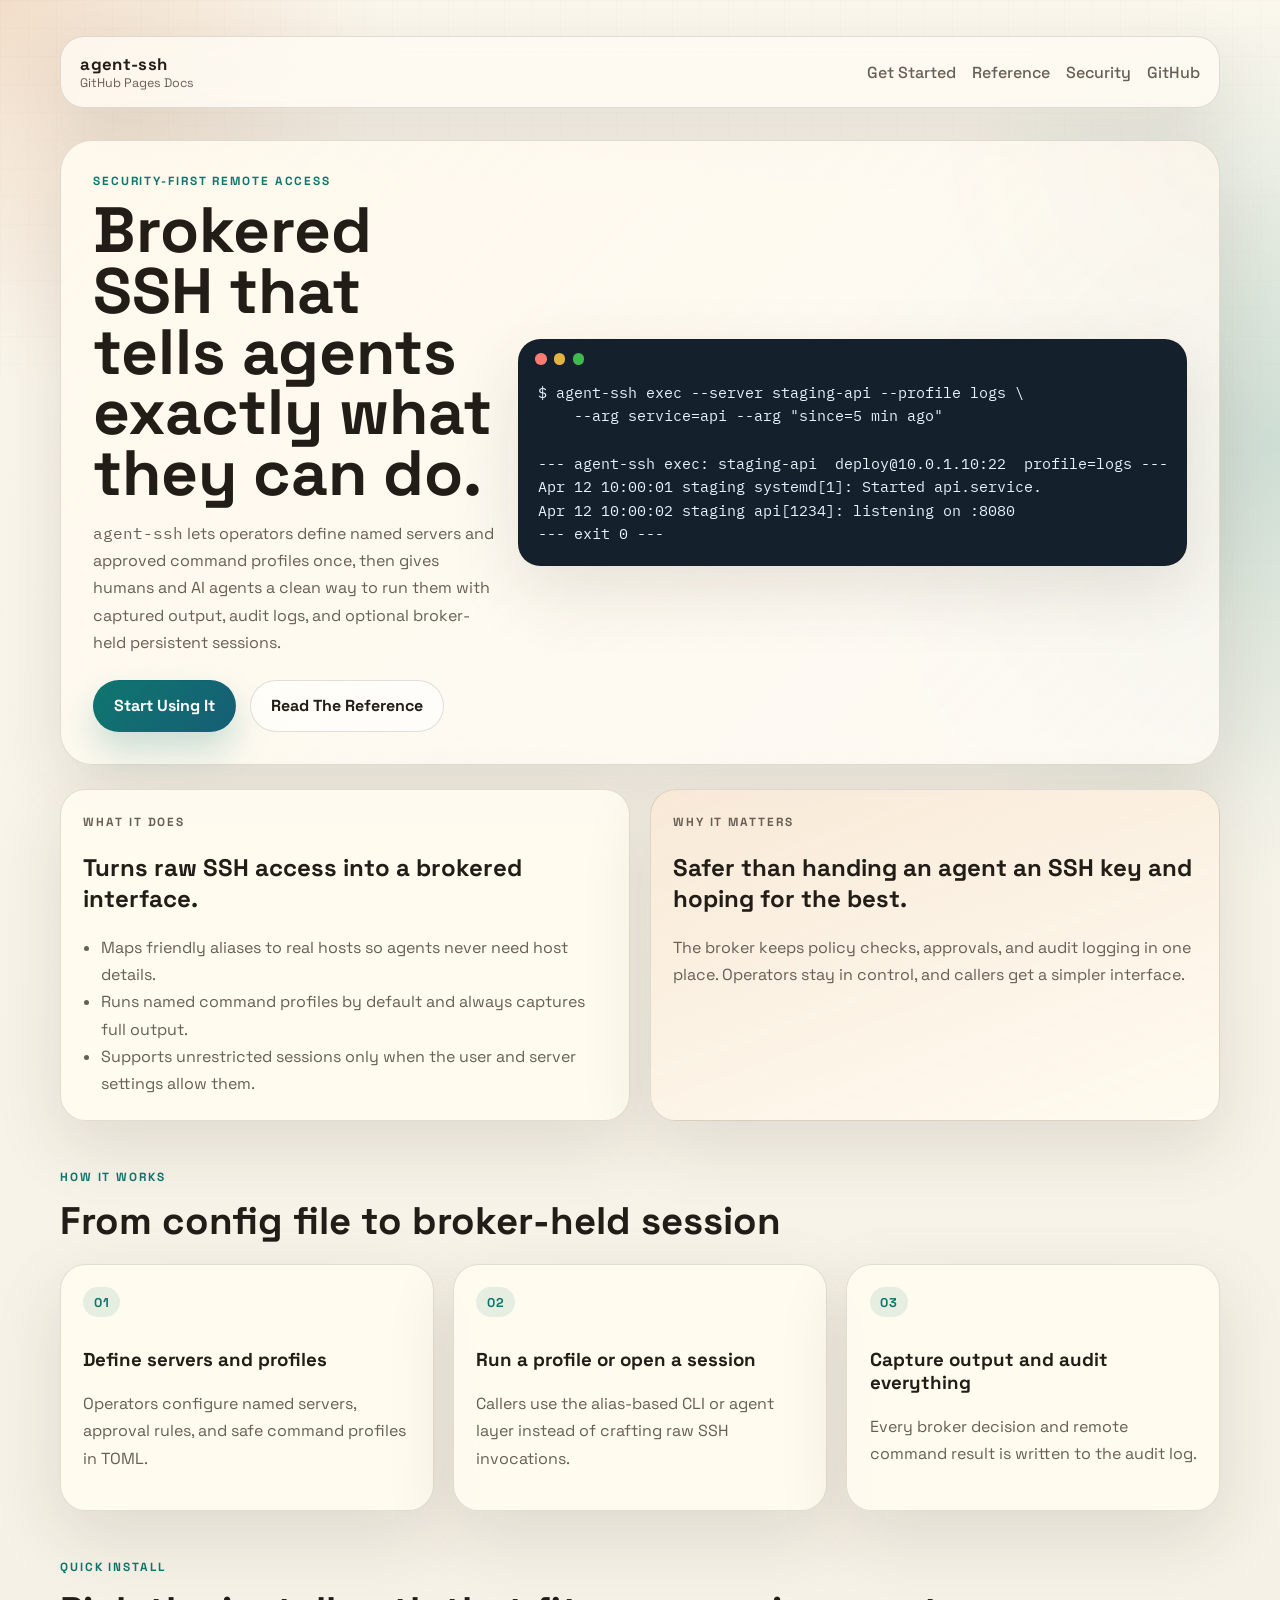
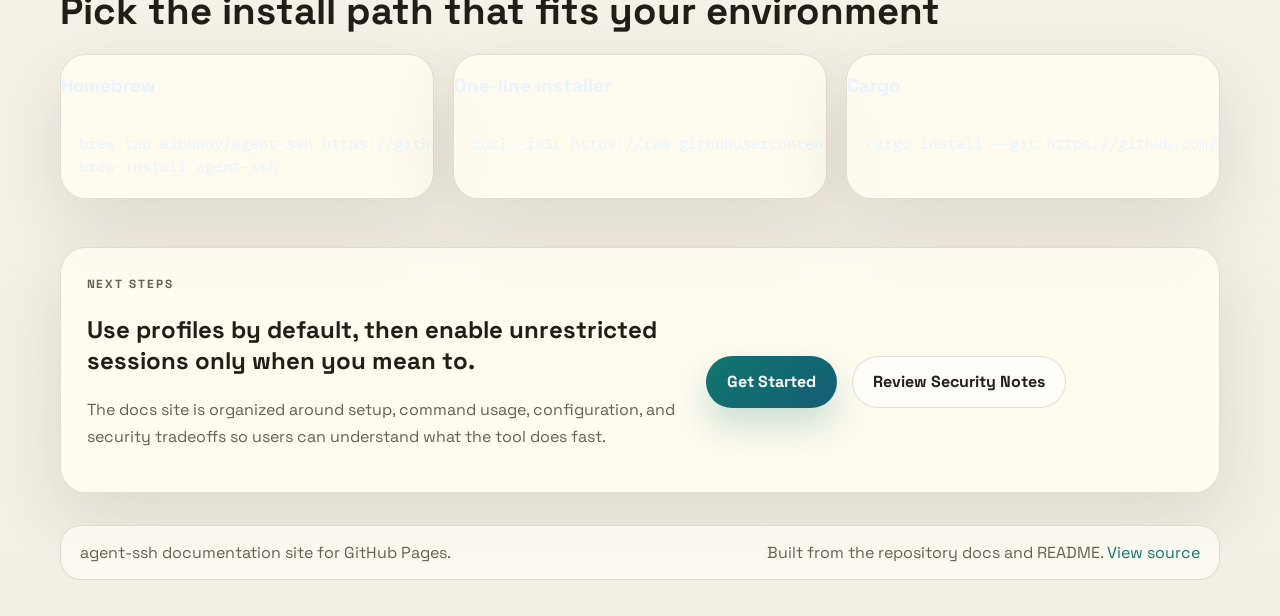
<file: site/index.html>
<!DOCTYPE html>
<html lang="en">
  <head>
    <meta charset="UTF-8" />
    <meta name="viewport" content="width=device-width, initial-scale=1.0" />
    <title>agent-ssh | Brokered SSH for Humans and Agents</title>
    <meta
      name="description"
      content="agent-ssh is a security-first SSH broker for humans and AI agents. Run approved commands, capture full output, and optionally reuse a broker-held SSH connection for unrestricted sessions."
    />
    <link rel="preconnect" href="https://fonts.googleapis.com" />
    <link rel="preconnect" href="https://fonts.gstatic.com" crossorigin />
    <link
      href="https://fonts.googleapis.com/css2?family=IBM+Plex+Mono:wght@400;500;600&family=Space+Grotesk:wght@400;500;700&display=swap"
      rel="stylesheet"
    />
    <link rel="stylesheet" href="./styles.css" />
  </head>
  <body>
    <div class="page-shell">
      <header class="site-header">
        <a class="brand" href="./">
          <span class="brand-mark">agent-ssh</span>
          <span class="brand-tag">GitHub Pages Docs</span>
        </a>
        <nav class="site-nav" aria-label="Primary">
          <a href="./get-started/">Get Started</a>
          <a href="./reference/">Reference</a>
          <a href="./security/">Security</a>
          <a href="https://github.com/aibunny/agent-ssh">GitHub</a>
        </nav>
      </header>

      <main>
        <section class="hero">
          <div class="hero-copy">
            <p class="eyebrow">Security-first remote access</p>
            <h1>Brokered SSH that tells agents exactly what they can do.</h1>
            <p class="hero-text">
              <code>agent-ssh</code> lets operators define named servers and approved
              command profiles once, then gives humans and AI agents a clean way to
              run them with captured output, audit logs, and optional broker-held
              persistent sessions.
            </p>
            <div class="hero-actions">
              <a class="button button-primary" href="./get-started/">Start Using It</a>
              <a class="button button-secondary" href="./reference/">Read The Reference</a>
            </div>
          </div>
          <div class="hero-panel">
            <div class="terminal-card">
              <div class="terminal-bar">
                <span></span>
                <span></span>
                <span></span>
              </div>
              <pre><code>$ agent-ssh exec --server staging-api --profile logs \
    --arg service=api --arg "since=5 min ago"

--- agent-ssh exec: staging-api  deploy@10.0.1.10:22  profile=logs ---
Apr 12 10:00:01 staging systemd[1]: Started api.service.
Apr 12 10:00:02 staging api[1234]: listening on :8080
--- exit 0 ---</code></pre>
            </div>
          </div>
        </section>

        <section class="grid-section">
          <article class="info-card">
            <p class="card-kicker">What it does</p>
            <h2>Turns raw SSH access into a brokered interface.</h2>
            <ul class="feature-list">
              <li>Maps friendly aliases to real hosts so agents never need host details.</li>
              <li>Runs named command profiles by default and always captures full output.</li>
              <li>Supports unrestricted sessions only when the user and server settings allow them.</li>
            </ul>
          </article>
          <article class="info-card accent-card">
            <p class="card-kicker">Why it matters</p>
            <h2>Safer than handing an agent an SSH key and hoping for the best.</h2>
            <p>
              The broker keeps policy checks, approvals, and audit logging in one
              place. Operators stay in control, and callers get a simpler interface.
            </p>
          </article>
        </section>

        <section class="steps-section">
          <div class="section-heading">
            <p class="eyebrow">How it works</p>
            <h2>From config file to broker-held session</h2>
          </div>
          <div class="steps-grid">
            <article class="step-card">
              <span class="step-number">01</span>
              <h3>Define servers and profiles</h3>
              <p>
                Operators configure named servers, approval rules, and safe command
                profiles in TOML.
              </p>
            </article>
            <article class="step-card">
              <span class="step-number">02</span>
              <h3>Run a profile or open a session</h3>
              <p>
                Callers use the alias-based CLI or agent layer instead of crafting raw SSH invocations.
              </p>
            </article>
            <article class="step-card">
              <span class="step-number">03</span>
              <h3>Capture output and audit everything</h3>
              <p>
                Every broker decision and remote command result is written to the audit log.
              </p>
            </article>
          </div>
        </section>

        <section class="code-section">
          <div class="section-heading">
            <p class="eyebrow">Quick install</p>
            <h2>Pick the install path that fits your environment</h2>
          </div>
          <div class="install-grid">
            <article class="snippet-card">
              <h3>Homebrew</h3>
              <pre><code>brew tap aibunny/agent-ssh https://github.com/aibunny/agent-ssh
brew install agent-ssh</code></pre>
            </article>
            <article class="snippet-card">
              <h3>One-line installer</h3>
              <pre><code>curl -fsSL https://raw.githubusercontent.com/aibunny/agent-ssh/main/scripts/install.sh | sh</code></pre>
            </article>
            <article class="snippet-card">
              <h3>Cargo</h3>
              <pre><code>cargo install --git https://github.com/aibunny/agent-ssh agent-ssh-cli</code></pre>
            </article>
          </div>
        </section>

        <section class="cta-panel">
          <div>
            <p class="eyebrow">Next steps</p>
            <h2>Use profiles by default, then enable unrestricted sessions only when you mean to.</h2>
            <p>
              The docs site is organized around setup, command usage, configuration,
              and security tradeoffs so users can understand what the tool does fast.
            </p>
          </div>
          <div class="cta-actions">
            <a class="button button-primary" href="./get-started/">Get Started</a>
            <a class="button button-secondary" href="./security/">Review Security Notes</a>
          </div>
        </section>
      </main>

      <footer class="site-footer">
        <p>agent-ssh documentation site for GitHub Pages.</p>
        <p>
          Built from the repository docs and README.
          <a href="https://github.com/aibunny/agent-ssh">View source</a>
        </p>
      </footer>
    </div>
  </body>
</html>
</file>
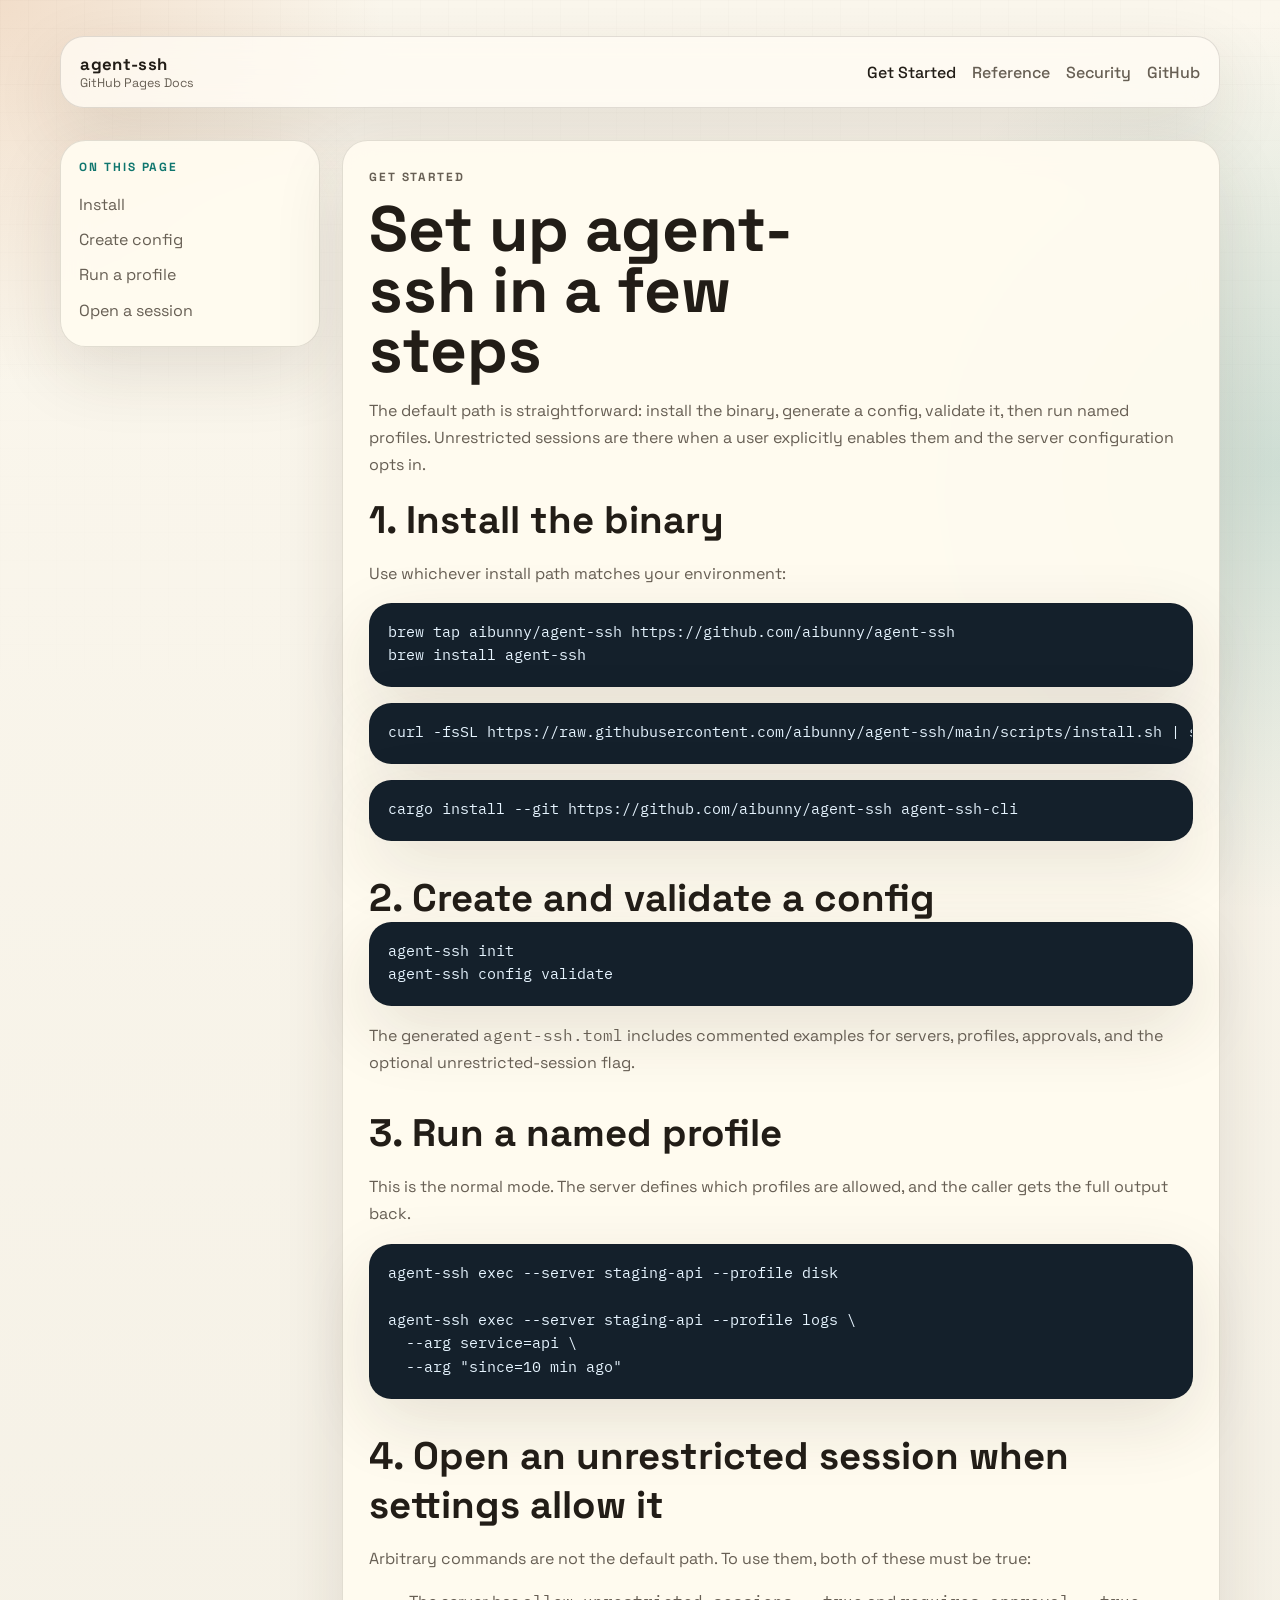
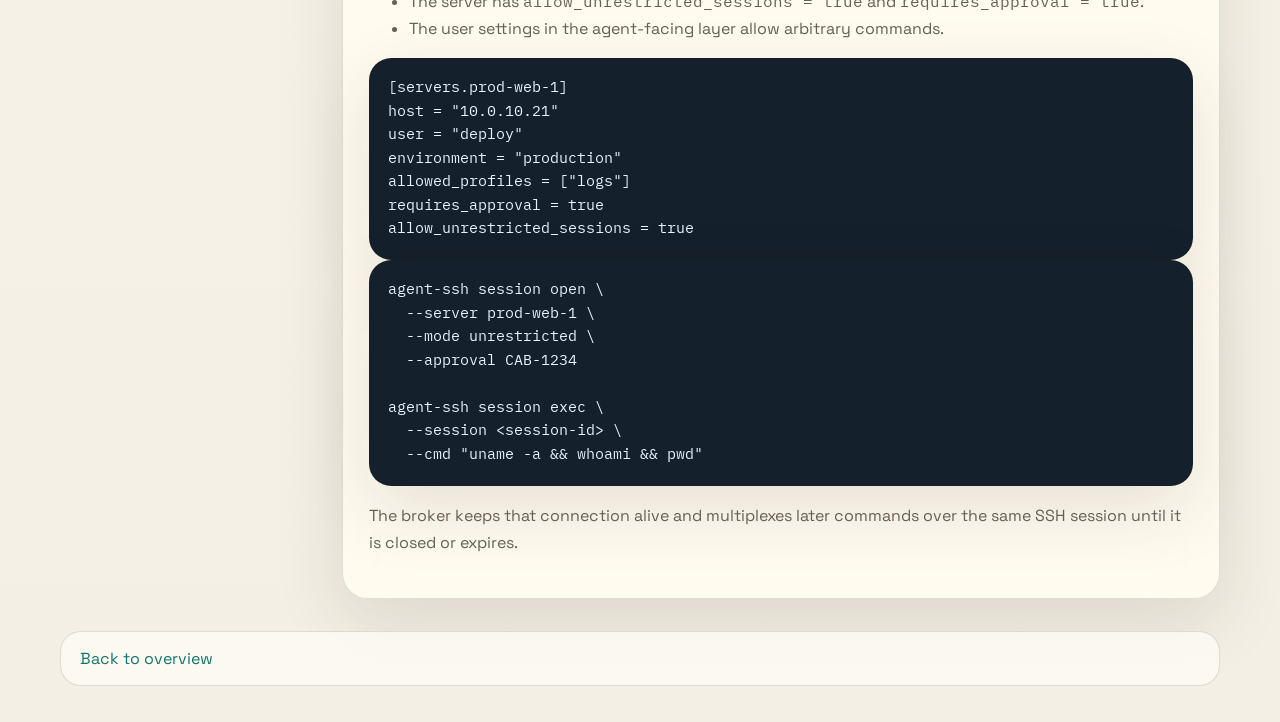
<file: site/get-started/index.html>
<!DOCTYPE html>
<html lang="en">
  <head>
    <meta charset="UTF-8" />
    <meta name="viewport" content="width=device-width, initial-scale=1.0" />
    <title>Get Started | agent-ssh Docs</title>
    <meta
      name="description"
      content="Set up agent-ssh, validate configuration, run named profiles, and enable unrestricted sessions when user settings and server policy allow it."
    />
    <link rel="preconnect" href="https://fonts.googleapis.com" />
    <link rel="preconnect" href="https://fonts.gstatic.com" crossorigin />
    <link
      href="https://fonts.googleapis.com/css2?family=IBM+Plex+Mono:wght@400;500;600&family=Space+Grotesk:wght@400;500;700&display=swap"
      rel="stylesheet"
    />
    <link rel="stylesheet" href="../styles.css" />
  </head>
  <body>
    <div class="page-shell">
      <header class="site-header">
        <a class="brand" href="../">
          <span class="brand-mark">agent-ssh</span>
          <span class="brand-tag">GitHub Pages Docs</span>
        </a>
        <nav class="site-nav" aria-label="Primary">
          <a class="is-active" href="./">Get Started</a>
          <a href="../reference/">Reference</a>
          <a href="../security/">Security</a>
          <a href="https://github.com/aibunny/agent-ssh">GitHub</a>
        </nav>
      </header>

      <main class="docs-layout">
        <aside class="docs-sidebar">
          <p class="sidebar-label">On this page</p>
          <a href="#install">Install</a>
          <a href="#create-config">Create config</a>
          <a href="#run-profile">Run a profile</a>
          <a href="#open-session">Open a session</a>
        </aside>

        <article class="docs-content">
          <p class="eyebrow">Get started</p>
          <h1>Set up agent-ssh in a few steps</h1>
          <p class="lead">
            The default path is straightforward: install the binary, generate a config,
            validate it, then run named profiles. Unrestricted sessions are there when
            a user explicitly enables them and the server configuration opts in.
          </p>

          <section id="install">
            <h2>1. Install the binary</h2>
            <p>Use whichever install path matches your environment:</p>
            <div class="snippet-stack">
              <pre><code>brew tap aibunny/agent-ssh https://github.com/aibunny/agent-ssh
brew install agent-ssh</code></pre>
              <pre><code>curl -fsSL https://raw.githubusercontent.com/aibunny/agent-ssh/main/scripts/install.sh | sh</code></pre>
              <pre><code>cargo install --git https://github.com/aibunny/agent-ssh agent-ssh-cli</code></pre>
            </div>
          </section>

          <section id="create-config">
            <h2>2. Create and validate a config</h2>
            <pre><code>agent-ssh init
agent-ssh config validate</code></pre>
            <p>
              The generated <code>agent-ssh.toml</code> includes commented examples for
              servers, profiles, approvals, and the optional unrestricted-session flag.
            </p>
          </section>

          <section id="run-profile">
            <h2>3. Run a named profile</h2>
            <p>
              This is the normal mode. The server defines which profiles are allowed,
              and the caller gets the full output back.
            </p>
            <pre><code>agent-ssh exec --server staging-api --profile disk

agent-ssh exec --server staging-api --profile logs \
  --arg service=api \
  --arg "since=10 min ago"</code></pre>
          </section>

          <section id="open-session">
            <h2>4. Open an unrestricted session when settings allow it</h2>
            <p>
              Arbitrary commands are not the default path. To use them, both of these must be true:
            </p>
            <ul>
              <li>The server has <code>allow_unrestricted_sessions = true</code> and <code>requires_approval = true</code>.</li>
              <li>The user settings in the agent-facing layer allow arbitrary commands.</li>
            </ul>
            <pre><code>[servers.prod-web-1]
host = "10.0.10.21"
user = "deploy"
environment = "production"
allowed_profiles = ["logs"]
requires_approval = true
allow_unrestricted_sessions = true</code></pre>
            <pre><code>agent-ssh session open \
  --server prod-web-1 \
  --mode unrestricted \
  --approval CAB-1234

agent-ssh session exec \
  --session &lt;session-id&gt; \
  --cmd "uname -a && whoami && pwd"</code></pre>
            <p>
              The broker keeps that connection alive and multiplexes later commands over
              the same SSH session until it is closed or expires.
            </p>
          </section>
        </article>
      </main>

      <footer class="site-footer">
        <p><a href="../">Back to overview</a></p>
      </footer>
    </div>
  </body>
</html>
</file>
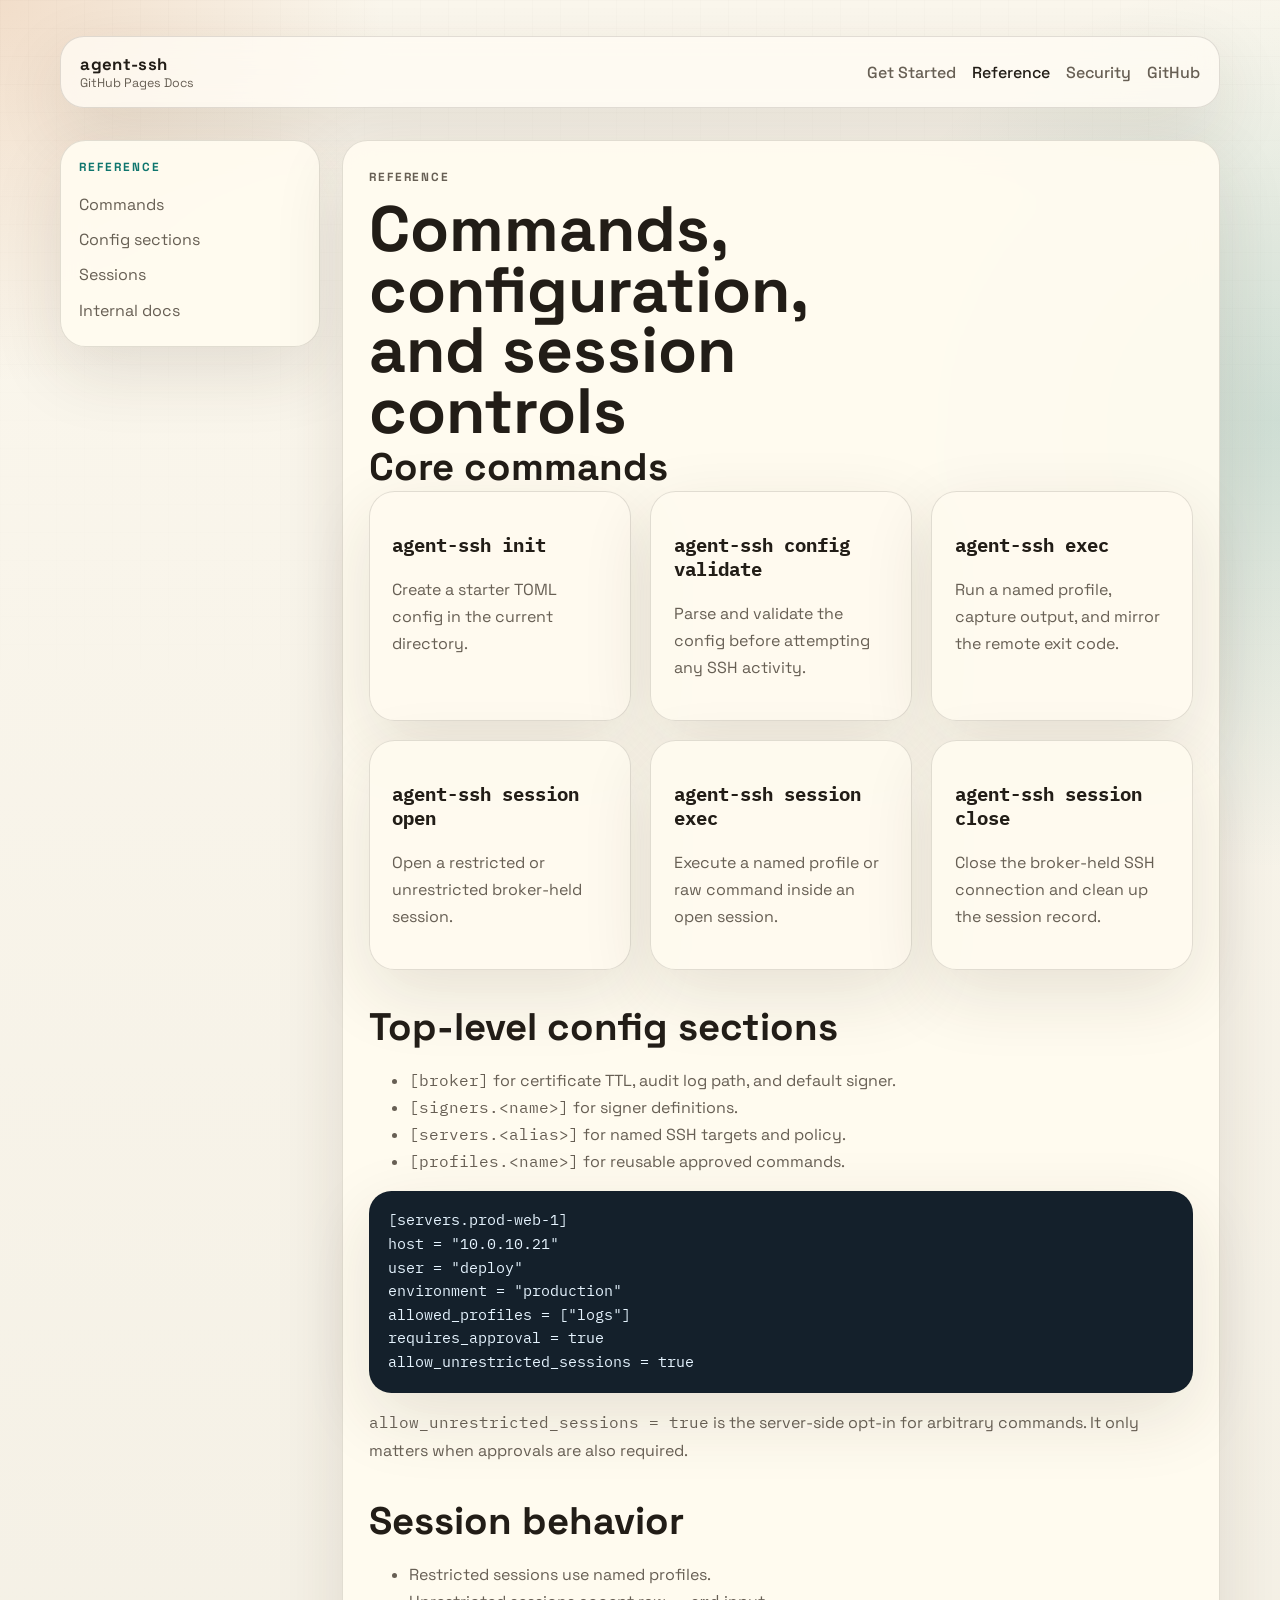
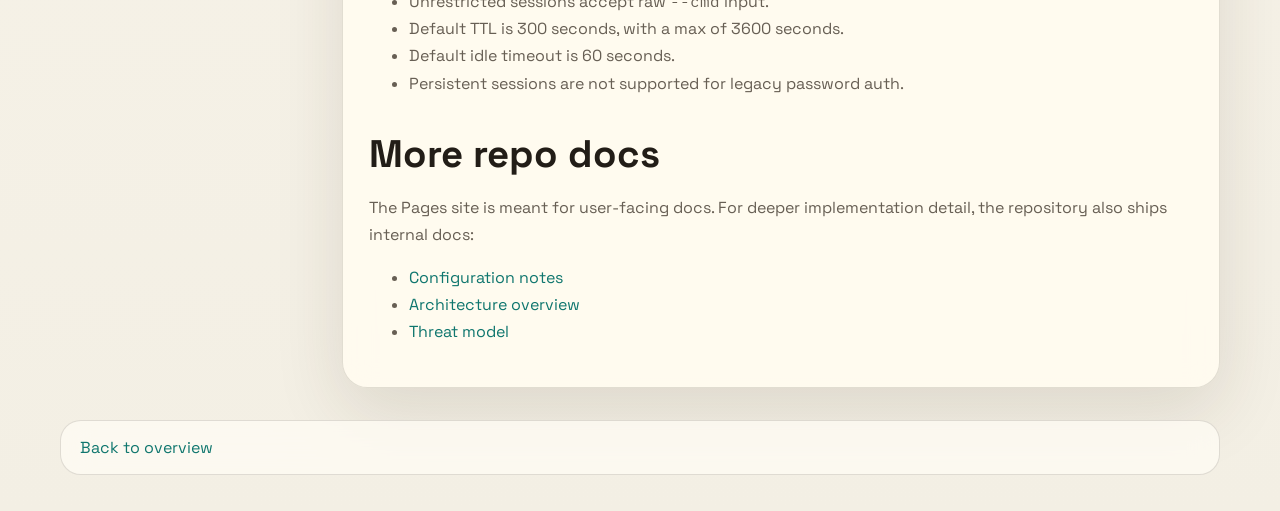
<file: site/reference/index.html>
<!DOCTYPE html>
<html lang="en">
  <head>
    <meta charset="UTF-8" />
    <meta name="viewport" content="width=device-width, initial-scale=1.0" />
    <title>Reference | agent-ssh Docs</title>
    <meta
      name="description"
      content="Reference for agent-ssh configuration, core commands, and unrestricted session settings."
    />
    <link rel="preconnect" href="https://fonts.googleapis.com" />
    <link rel="preconnect" href="https://fonts.gstatic.com" crossorigin />
    <link
      href="https://fonts.googleapis.com/css2?family=IBM+Plex+Mono:wght@400;500;600&family=Space+Grotesk:wght@400;500;700&display=swap"
      rel="stylesheet"
    />
    <link rel="stylesheet" href="../styles.css" />
  </head>
  <body>
    <div class="page-shell">
      <header class="site-header">
        <a class="brand" href="../">
          <span class="brand-mark">agent-ssh</span>
          <span class="brand-tag">GitHub Pages Docs</span>
        </a>
        <nav class="site-nav" aria-label="Primary">
          <a href="../get-started/">Get Started</a>
          <a class="is-active" href="./">Reference</a>
          <a href="../security/">Security</a>
          <a href="https://github.com/aibunny/agent-ssh">GitHub</a>
        </nav>
      </header>

      <main class="docs-layout">
        <aside class="docs-sidebar">
          <p class="sidebar-label">Reference</p>
          <a href="#commands">Commands</a>
          <a href="#config">Config sections</a>
          <a href="#sessions">Sessions</a>
          <a href="#internal-docs">Internal docs</a>
        </aside>

        <article class="docs-content">
          <p class="eyebrow">Reference</p>
          <h1>Commands, configuration, and session controls</h1>

          <section id="commands">
            <h2>Core commands</h2>
            <div class="reference-grid">
              <article class="reference-card">
                <h3><code>agent-ssh init</code></h3>
                <p>Create a starter TOML config in the current directory.</p>
              </article>
              <article class="reference-card">
                <h3><code>agent-ssh config validate</code></h3>
                <p>Parse and validate the config before attempting any SSH activity.</p>
              </article>
              <article class="reference-card">
                <h3><code>agent-ssh exec</code></h3>
                <p>Run a named profile, capture output, and mirror the remote exit code.</p>
              </article>
              <article class="reference-card">
                <h3><code>agent-ssh session open</code></h3>
                <p>Open a restricted or unrestricted broker-held session.</p>
              </article>
              <article class="reference-card">
                <h3><code>agent-ssh session exec</code></h3>
                <p>Execute a named profile or raw command inside an open session.</p>
              </article>
              <article class="reference-card">
                <h3><code>agent-ssh session close</code></h3>
                <p>Close the broker-held SSH connection and clean up the session record.</p>
              </article>
            </div>
          </section>

          <section id="config">
            <h2>Top-level config sections</h2>
            <ul>
              <li><code>[broker]</code> for certificate TTL, audit log path, and default signer.</li>
              <li><code>[signers.&lt;name&gt;]</code> for signer definitions.</li>
              <li><code>[servers.&lt;alias&gt;]</code> for named SSH targets and policy.</li>
              <li><code>[profiles.&lt;name&gt;]</code> for reusable approved commands.</li>
            </ul>
            <pre><code>[servers.prod-web-1]
host = "10.0.10.21"
user = "deploy"
environment = "production"
allowed_profiles = ["logs"]
requires_approval = true
allow_unrestricted_sessions = true</code></pre>
            <p>
              <code>allow_unrestricted_sessions = true</code> is the server-side opt-in for
              arbitrary commands. It only matters when approvals are also required.
            </p>
          </section>

          <section id="sessions">
            <h2>Session behavior</h2>
            <ul>
              <li>Restricted sessions use named profiles.</li>
              <li>Unrestricted sessions accept raw <code>--cmd</code> input.</li>
              <li>Default TTL is 300 seconds, with a max of 3600 seconds.</li>
              <li>Default idle timeout is 60 seconds.</li>
              <li>Persistent sessions are not supported for legacy password auth.</li>
            </ul>
          </section>

          <section id="internal-docs">
            <h2>More repo docs</h2>
            <p>
              The Pages site is meant for user-facing docs. For deeper implementation detail,
              the repository also ships internal docs:
            </p>
            <ul>
              <li><a href="https://github.com/aibunny/agent-ssh/blob/main/docs/configuration.md">Configuration notes</a></li>
              <li><a href="https://github.com/aibunny/agent-ssh/blob/main/docs/architecture.md">Architecture overview</a></li>
              <li><a href="https://github.com/aibunny/agent-ssh/blob/main/docs/threat-model.md">Threat model</a></li>
            </ul>
          </section>
        </article>
      </main>

      <footer class="site-footer">
        <p><a href="../">Back to overview</a></p>
      </footer>
    </div>
  </body>
</html>
</file>
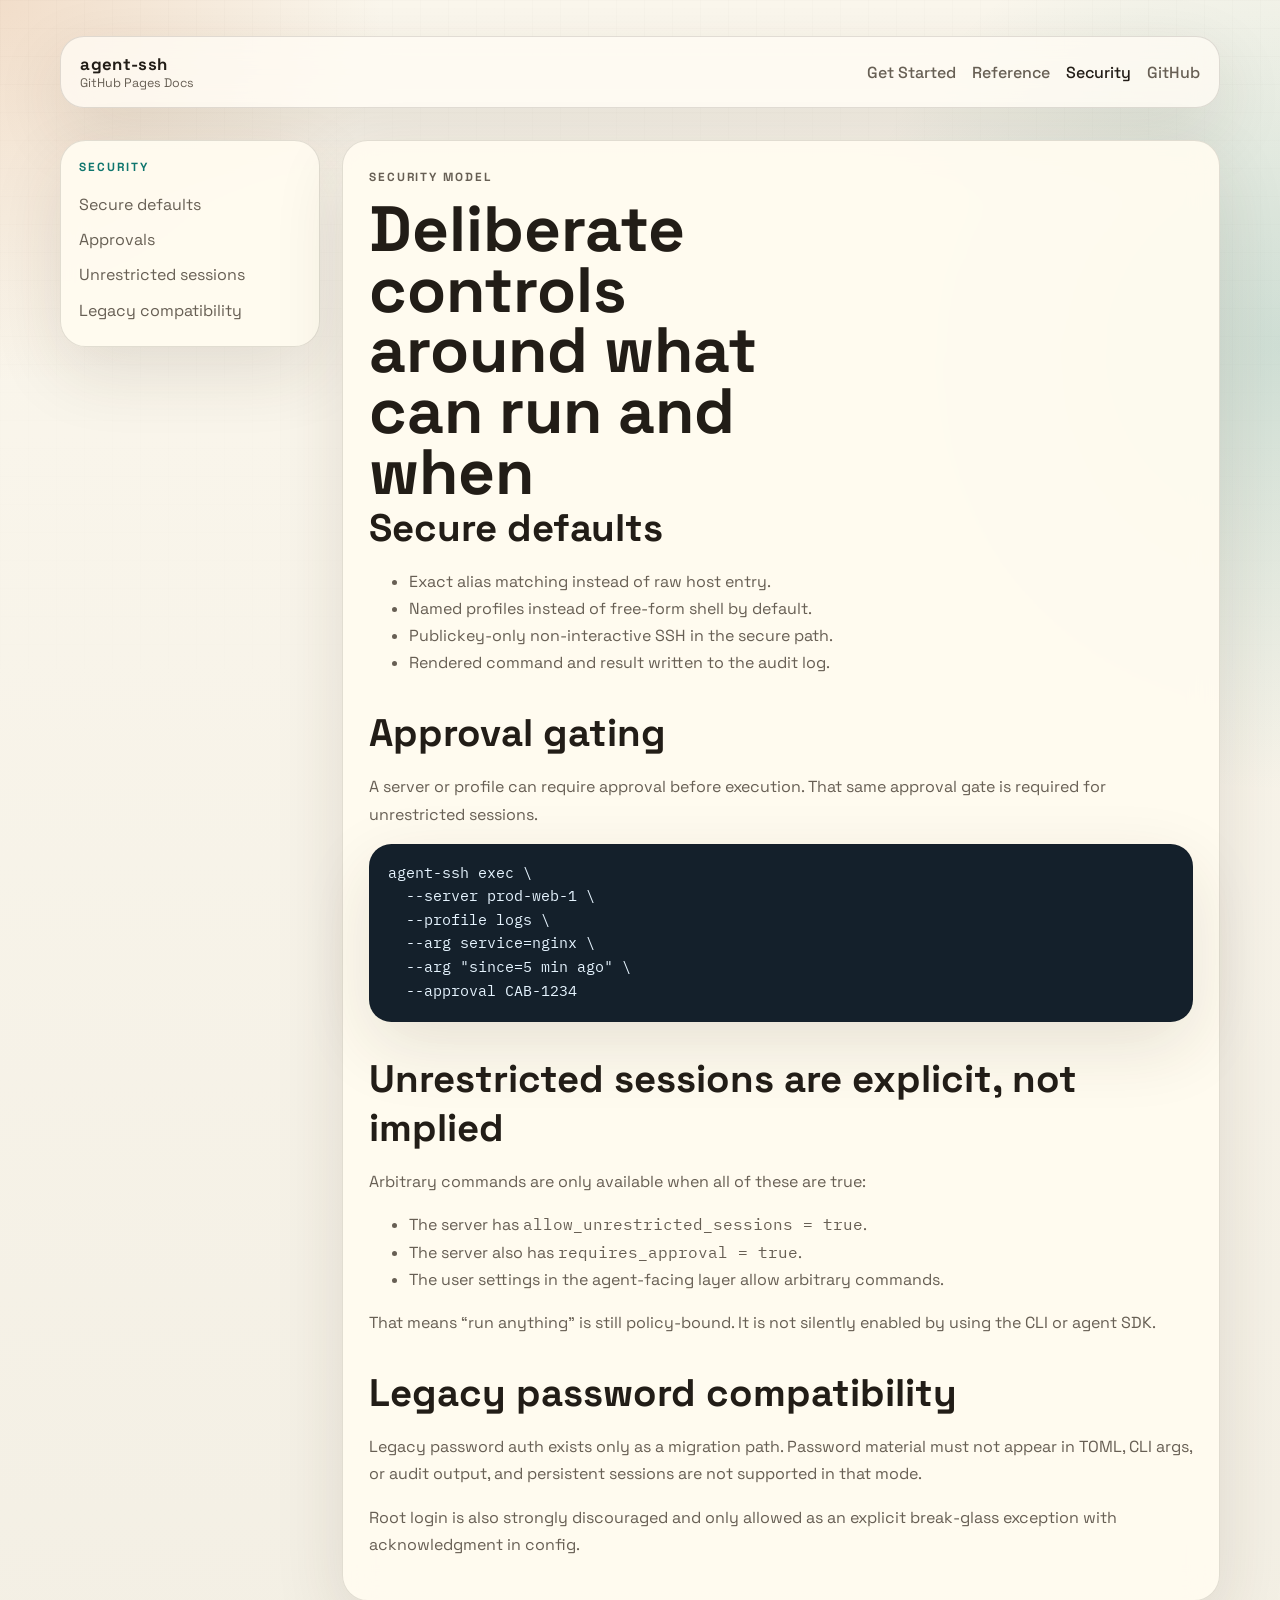
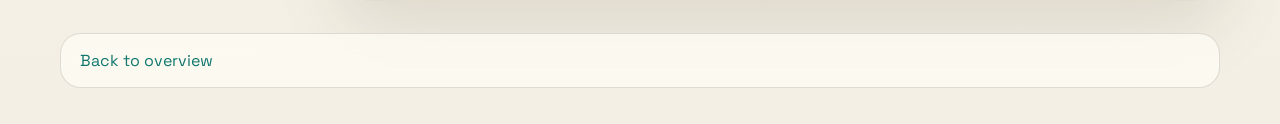
<file: site/security/index.html>
<!DOCTYPE html>
<html lang="en">
  <head>
    <meta charset="UTF-8" />
    <meta name="viewport" content="width=device-width, initial-scale=1.0" />
    <title>Security | agent-ssh Docs</title>
    <meta
      name="description"
      content="Security model for agent-ssh, including profile allowlists, approvals, audit logging, root login constraints, and unrestricted session controls."
    />
    <link rel="preconnect" href="https://fonts.googleapis.com" />
    <link rel="preconnect" href="https://fonts.gstatic.com" crossorigin />
    <link
      href="https://fonts.googleapis.com/css2?family=IBM+Plex+Mono:wght@400;500;600&family=Space+Grotesk:wght@400;500;700&display=swap"
      rel="stylesheet"
    />
    <link rel="stylesheet" href="../styles.css" />
  </head>
  <body>
    <div class="page-shell">
      <header class="site-header">
        <a class="brand" href="../">
          <span class="brand-mark">agent-ssh</span>
          <span class="brand-tag">GitHub Pages Docs</span>
        </a>
        <nav class="site-nav" aria-label="Primary">
          <a href="../get-started/">Get Started</a>
          <a href="../reference/">Reference</a>
          <a class="is-active" href="./">Security</a>
          <a href="https://github.com/aibunny/agent-ssh">GitHub</a>
        </nav>
      </header>

      <main class="docs-layout">
        <aside class="docs-sidebar">
          <p class="sidebar-label">Security</p>
          <a href="#defaults">Secure defaults</a>
          <a href="#approvals">Approvals</a>
          <a href="#sessions">Unrestricted sessions</a>
          <a href="#compat">Legacy compatibility</a>
        </aside>

        <article class="docs-content">
          <p class="eyebrow">Security model</p>
          <h1>Deliberate controls around what can run and when</h1>

          <section id="defaults">
            <h2>Secure defaults</h2>
            <ul>
              <li>Exact alias matching instead of raw host entry.</li>
              <li>Named profiles instead of free-form shell by default.</li>
              <li>Publickey-only non-interactive SSH in the secure path.</li>
              <li>Rendered command and result written to the audit log.</li>
            </ul>
          </section>

          <section id="approvals">
            <h2>Approval gating</h2>
            <p>
              A server or profile can require approval before execution. That same
              approval gate is required for unrestricted sessions.
            </p>
            <pre><code>agent-ssh exec \
  --server prod-web-1 \
  --profile logs \
  --arg service=nginx \
  --arg "since=5 min ago" \
  --approval CAB-1234</code></pre>
          </section>

          <section id="sessions">
            <h2>Unrestricted sessions are explicit, not implied</h2>
            <p>Arbitrary commands are only available when all of these are true:</p>
            <ul>
              <li>The server has <code>allow_unrestricted_sessions = true</code>.</li>
              <li>The server also has <code>requires_approval = true</code>.</li>
              <li>The user settings in the agent-facing layer allow arbitrary commands.</li>
            </ul>
            <p>
              That means “run anything” is still policy-bound. It is not silently enabled by
              using the CLI or agent SDK.
            </p>
          </section>

          <section id="compat">
            <h2>Legacy password compatibility</h2>
            <p>
              Legacy password auth exists only as a migration path. Password material must not
              appear in TOML, CLI args, or audit output, and persistent sessions are not supported
              in that mode.
            </p>
            <p>
              Root login is also strongly discouraged and only allowed as an explicit break-glass
              exception with acknowledgment in config.
            </p>
          </section>
        </article>
      </main>

      <footer class="site-footer">
        <p><a href="../">Back to overview</a></p>
      </footer>
    </div>
  </body>
</html>
</file>
<file: site/styles.css>
:root {
  --bg: #f3efe4;
  --bg-strong: #efe5cf;
  --panel: rgba(255, 252, 244, 0.78);
  --panel-strong: rgba(255, 251, 240, 0.94);
  --line: rgba(43, 39, 31, 0.14);
  --text: #221d17;
  --muted: #675f54;
  --accent: #0f766e;
  --accent-2: #c66a2b;
  --shadow: 0 24px 70px rgba(54, 43, 28, 0.12);
}

* {
  box-sizing: border-box;
}

html {
  scroll-behavior: smooth;
}

body {
  margin: 0;
  font-family: "Space Grotesk", sans-serif;
  color: var(--text);
  background:
    radial-gradient(circle at top left, rgba(198, 106, 43, 0.18), transparent 24rem),
    radial-gradient(circle at right 20%, rgba(15, 118, 110, 0.18), transparent 28rem),
    linear-gradient(180deg, #fbf7ed 0%, var(--bg) 100%);
}

body::before {
  content: "";
  position: fixed;
  inset: 0;
  background-image:
    linear-gradient(rgba(34, 29, 23, 0.03) 1px, transparent 1px),
    linear-gradient(90deg, rgba(34, 29, 23, 0.03) 1px, transparent 1px);
  background-size: 28px 28px;
  pointer-events: none;
  mask-image: linear-gradient(180deg, rgba(0, 0, 0, 0.35), transparent 90%);
}

a {
  color: var(--accent);
  text-decoration: none;
}

a:hover {
  text-decoration: underline;
}

code,
pre {
  font-family: "IBM Plex Mono", monospace;
}

.page-shell {
  position: relative;
  max-width: 1200px;
  margin: 0 auto;
  padding: 1.25rem;
}

.site-header,
.site-footer,
.hero,
.info-card,
.accent-card,
.step-card,
.snippet-card,
.cta-panel,
.docs-sidebar,
.docs-content,
.error-panel,
.terminal-card {
  backdrop-filter: blur(14px);
}

.site-header {
  display: flex;
  align-items: center;
  justify-content: space-between;
  gap: 1rem;
  padding: 1rem 1.2rem;
  margin: 1rem 0 2rem;
  border: 1px solid var(--line);
  background: var(--panel);
  border-radius: 1.5rem;
  box-shadow: var(--shadow);
}

.brand {
  display: inline-flex;
  flex-direction: column;
  color: inherit;
}

.brand:hover {
  text-decoration: none;
}

.brand-mark {
  font-size: 1.05rem;
  font-weight: 700;
  letter-spacing: 0.02em;
}

.brand-tag {
  color: var(--muted);
  font-size: 0.78rem;
}

.site-nav {
  display: flex;
  flex-wrap: wrap;
  gap: 1rem;
}

.site-nav a {
  color: var(--muted);
  font-weight: 500;
}

.site-nav a.is-active,
.site-nav a:hover {
  color: var(--text);
  text-decoration: none;
}

.hero {
  display: grid;
  grid-template-columns: 1.1fr 0.9fr;
  gap: 1.5rem;
  align-items: center;
  padding: 2rem;
  border-radius: 2rem;
  border: 1px solid var(--line);
  background:
    linear-gradient(135deg, rgba(255, 249, 237, 0.94), rgba(255, 252, 247, 0.72)),
    radial-gradient(circle at top right, rgba(198, 106, 43, 0.14), transparent 18rem);
  box-shadow: var(--shadow);
}

.eyebrow,
.card-kicker,
.sidebar-label {
  margin: 0 0 0.75rem;
  text-transform: uppercase;
  letter-spacing: 0.16em;
  font-size: 0.74rem;
  color: var(--accent);
  font-weight: 700;
}

.hero h1,
.docs-content h1,
.error-panel h1 {
  margin: 0;
  font-size: clamp(2.5rem, 5vw, 4.8rem);
  line-height: 0.95;
  max-width: 11ch;
}

.hero-text,
.lead,
.cta-panel p,
.docs-content p,
.docs-content li,
.info-card p,
.step-card p,
.reference-card p {
  color: var(--muted);
  line-height: 1.7;
}

.hero-actions,
.cta-actions {
  display: flex;
  flex-wrap: wrap;
  gap: 0.9rem;
  margin-top: 1.5rem;
}

.button {
  display: inline-flex;
  align-items: center;
  justify-content: center;
  padding: 0.9rem 1.25rem;
  border-radius: 999px;
  border: 1px solid transparent;
  font-weight: 700;
  transition: transform 160ms ease, box-shadow 160ms ease, background 160ms ease;
}

.button:hover {
  text-decoration: none;
  transform: translateY(-1px);
}

.button-primary {
  background: linear-gradient(135deg, var(--accent), #155e75);
  color: white;
  box-shadow: 0 18px 35px rgba(15, 118, 110, 0.22);
}

.button-secondary {
  color: var(--text);
  background: rgba(255, 255, 255, 0.55);
  border-color: var(--line);
}

.terminal-card,
.snippet-card,
.docs-content pre {
  border: 1px solid rgba(20, 27, 36, 0.12);
  background: #14202b;
  color: #e6f4ff;
  box-shadow: var(--shadow);
  border-radius: 1.4rem;
  overflow: hidden;
}

.terminal-bar {
  display: flex;
  gap: 0.45rem;
  padding: 0.85rem 1rem 0;
}

.terminal-bar span {
  width: 0.72rem;
  height: 0.72rem;
  border-radius: 50%;
  background: rgba(255, 255, 255, 0.2);
}

.terminal-bar span:nth-child(1) {
  background: #ff7b72;
}

.terminal-bar span:nth-child(2) {
  background: #e3b341;
}

.terminal-bar span:nth-child(3) {
  background: #3fb950;
}

.terminal-card pre,
.snippet-card pre,
.docs-content pre {
  margin: 0;
  padding: 1rem 1.15rem 1.2rem;
  overflow-x: auto;
  font-size: 0.92rem;
  line-height: 1.6;
}

.grid-section,
.steps-grid,
.install-grid,
.reference-grid {
  display: grid;
  gap: 1.2rem;
}

.grid-section {
  grid-template-columns: repeat(2, minmax(0, 1fr));
  margin: 1.5rem 0;
}

.info-card,
.step-card,
.snippet-card,
.cta-panel,
.docs-sidebar,
.docs-content,
.reference-card,
.error-panel {
  border: 1px solid var(--line);
  background: var(--panel-strong);
  border-radius: 1.6rem;
  box-shadow: var(--shadow);
}

.info-card,
.step-card,
.reference-card {
  padding: 1.4rem;
}

.accent-card {
  background:
    linear-gradient(160deg, rgba(198, 106, 43, 0.12), rgba(255, 251, 240, 0.95)),
    var(--panel-strong);
}

.feature-list {
  margin: 0;
  padding-left: 1.1rem;
  color: var(--muted);
  line-height: 1.7;
}

.steps-section,
.code-section {
  margin: 3rem 0;
}

.section-heading {
  margin-bottom: 1.2rem;
}

.section-heading h2,
.docs-content h2 {
  margin: 0;
  font-size: clamp(1.7rem, 3vw, 2.5rem);
}

.steps-grid,
.install-grid,
.reference-grid {
  grid-template-columns: repeat(3, minmax(0, 1fr));
}

.step-number {
  display: inline-block;
  padding: 0.4rem 0.65rem;
  margin-bottom: 0.8rem;
  border-radius: 999px;
  background: rgba(15, 118, 110, 0.1);
  color: var(--accent);
  font-weight: 700;
  font-size: 0.8rem;
  letter-spacing: 0.08em;
}

.cta-panel {
  display: grid;
  grid-template-columns: 1.1fr 0.9fr;
  gap: 1.5rem;
  align-items: center;
  padding: 1.6rem;
  margin: 3rem 0 1rem;
}

.docs-layout {
  display: grid;
  grid-template-columns: 260px minmax(0, 1fr);
  gap: 1.4rem;
}

.docs-sidebar {
  position: sticky;
  top: 1rem;
  align-self: start;
  padding: 1.15rem;
}

.docs-sidebar a {
  display: block;
  padding: 0.45rem 0;
  color: var(--muted);
}

.docs-content {
  padding: 1.6rem;
}

.docs-content section + section {
  margin-top: 2rem;
}

.snippet-stack {
  display: grid;
  gap: 1rem;
}

.site-footer {
  display: flex;
  justify-content: space-between;
  gap: 1rem;
  flex-wrap: wrap;
  padding: 1rem 1.2rem;
  margin: 2rem 0 1rem;
  border: 1px solid var(--line);
  border-radius: 1.3rem;
  background: rgba(255, 252, 244, 0.75);
}

.site-footer p {
  margin: 0;
  color: var(--muted);
}

.error-shell {
  min-height: 100vh;
  display: grid;
  place-items: center;
}

.error-panel {
  max-width: 620px;
  padding: 2rem;
  text-align: center;
}

@media (max-width: 980px) {
  .hero,
  .grid-section,
  .cta-panel,
  .docs-layout,
  .steps-grid,
  .install-grid,
  .reference-grid {
    grid-template-columns: 1fr;
  }

  .docs-sidebar {
    position: static;
  }
}

@media (max-width: 720px) {
  .page-shell {
    padding: 0.8rem;
  }

  .site-header,
  .hero,
  .docs-content,
  .docs-sidebar,
  .cta-panel,
  .site-footer {
    padding: 1rem;
  }

  .site-header {
    align-items: flex-start;
    flex-direction: column;
  }

  .site-nav {
    gap: 0.7rem 1rem;
  }

  .hero h1,
  .docs-content h1,
  .error-panel h1 {
    max-width: none;
    font-size: clamp(2.1rem, 10vw, 3.3rem);
  }
}
</file>
